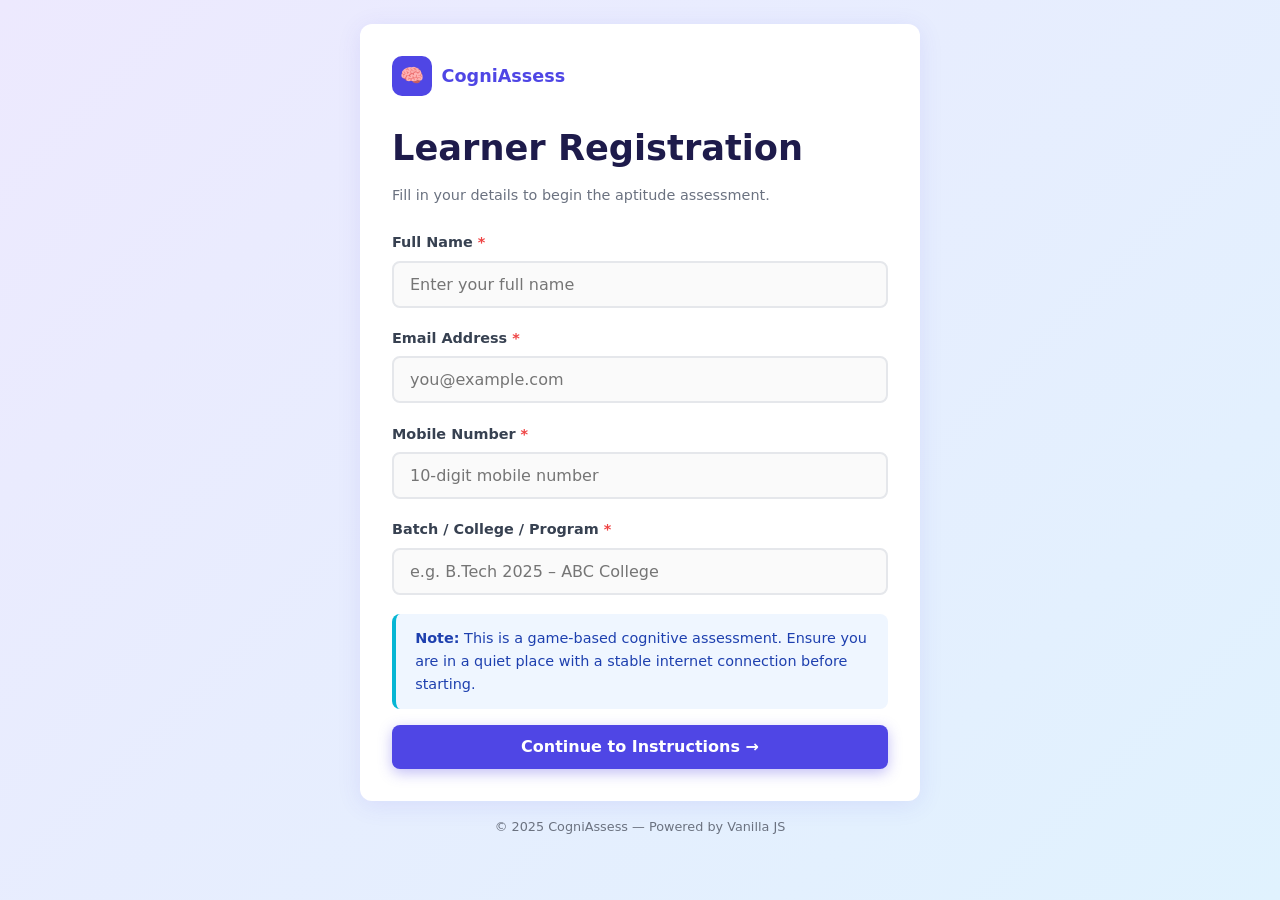
<file: index.html>
<!DOCTYPE html>
<html lang="en">
<head>
  <meta charset="UTF-8" />
  <meta name="viewport" content="width=device-width, initial-scale=1.0" />
  <title>CogniAssess — Learner Login</title>
  <link rel="stylesheet" href="style.css" />
</head>
<body>
<div class="page">
  <div class="card">
    <div class="logo">
      <div class="logo-icon">🧠</div>
      <span>CogniAssess</span>
    </div>

    <h1 class="mb-1">Learner Registration</h1>
    <p class="text-muted mb-3">Fill in your details to begin the aptitude assessment.</p>

    <form id="loginForm" novalidate>

      <div class="form-group">
        <label for="fullName">Full Name <span style="color:var(--danger)">*</span></label>
        <input type="text" id="fullName" placeholder="Enter your full name" autocomplete="name" />
        <div class="field-error" id="err-fullName">Please enter your full name.</div>
      </div>

      <div class="form-group">
        <label for="email">Email Address <span style="color:var(--danger)">*</span></label>
        <input type="email" id="email" placeholder="you@example.com" autocomplete="email" />
        <div class="field-error" id="err-email">Please enter a valid email address.</div>
      </div>

      <div class="form-group">
        <label for="mobile">Mobile Number <span style="color:var(--danger)">*</span></label>
        <input type="tel" id="mobile" placeholder="10-digit mobile number" autocomplete="tel" maxlength="15" />
        <div class="field-error" id="err-mobile">Please enter a valid mobile number (10 digits).</div>
      </div>

      <div class="form-group">
        <label for="batch">Batch / College / Program <span style="color:var(--danger)">*</span></label>
        <input type="text" id="batch" placeholder="e.g. B.Tech 2025 – ABC College" />
        <div class="field-error" id="err-batch">Please enter your batch or college name.</div>
      </div>

      <div class="alert alert-info mb-2">
        <strong>Note:</strong> This is a game-based cognitive assessment. Ensure you are in a quiet place with a stable internet connection before starting.
      </div>

      <button type="submit" class="btn btn-primary btn-full" id="startBtn">
        Continue to Instructions →
      </button>
    </form>
  </div>

  <p class="text-muted mt-2" style="font-size:.8rem;">
    © 2025 CogniAssess — Powered by Vanilla JS
  </p>
</div>

<script src="storage.js"></script>
<script>
  /* ---- Check if an active session already exists ---- */
  (function checkExistingSession() {
    const state = Storage.getAssessmentState();
    const info  = Storage.getLearnerInfo();
    if (state && info && !state.completed) {
      const startedAt = new Date(state.startTime);
      const elapsed   = Math.floor((Date.now() - startedAt) / 1000);
      const totalSec  = 25 * 60; // 25 minutes
      if (elapsed < totalSec) {
        if (confirm(
          `Welcome back, ${info.name}!\n` +
          `You have an active assessment session with ${Math.floor((totalSec - elapsed) / 60)} min remaining.\n\n` +
          `Resume your assessment?`
        )) {
          window.location.href = 'assessment.html';
        }
      }
    }
  })();

  /* ---- Form validation ---- */
  const form    = document.getElementById('loginForm');
  const nameEl  = document.getElementById('fullName');
  const emailEl = document.getElementById('email');
  const mobEl   = document.getElementById('mobile');
  const batchEl = document.getElementById('batch');

  function showError(id, show) {
    const el = document.getElementById('err-' + id);
    if (show) el.classList.add('show');
    else       el.classList.remove('show');
  }
  function clearErrors() {
    ['fullName','email','mobile','batch'].forEach(id => showError(id, false));
    [nameEl, emailEl, mobEl, batchEl].forEach(el => el.classList.remove('error'));
  }

  function validate() {
    clearErrors();
    let ok = true;
    const name  = nameEl.value.trim();
    const email = emailEl.value.trim();
    const mob   = mobEl.value.trim().replace(/\s+/g,'');
    const batch = batchEl.value.trim();

    if (!name || name.length < 2) {
      showError('fullName', true); nameEl.classList.add('error'); ok = false;
    }
    const emailRe = /^[^\s@]+@[^\s@]+\.[^\s@]+$/;
    if (!emailRe.test(email)) {
      showError('email', true); emailEl.classList.add('error'); ok = false;
    }
    const mobDigits = mob.replace(/[^0-9]/g,'');
    if (mobDigits.length < 10) {
      showError('mobile', true); mobEl.classList.add('error'); ok = false;
    }
    if (!batch || batch.length < 2) {
      showError('batch', true); batchEl.classList.add('error'); ok = false;
    }
    return ok;
  }

  form.addEventListener('submit', function(e) {
    e.preventDefault();
    if (!validate()) return;

    const attemptId = 'ATT-' + Date.now() + '-' + Math.random().toString(36).substr(2,6).toUpperCase();
    const learnerInfo = {
      name:      nameEl.value.trim(),
      email:     emailEl.value.trim().toLowerCase(),
      mobile:    mobEl.value.trim(),
      batch:     batchEl.value.trim(),
      attemptId: attemptId
    };

    Storage.setLearnerInfo(learnerInfo);
    window.location.href = 'instructions.html';
  });

  /* Live validation hints */
  [nameEl, emailEl, mobEl, batchEl].forEach(el => {
    el.addEventListener('input', () => {
      el.classList.remove('error');
    });
  });
</script>
</body>
</html>
</file>
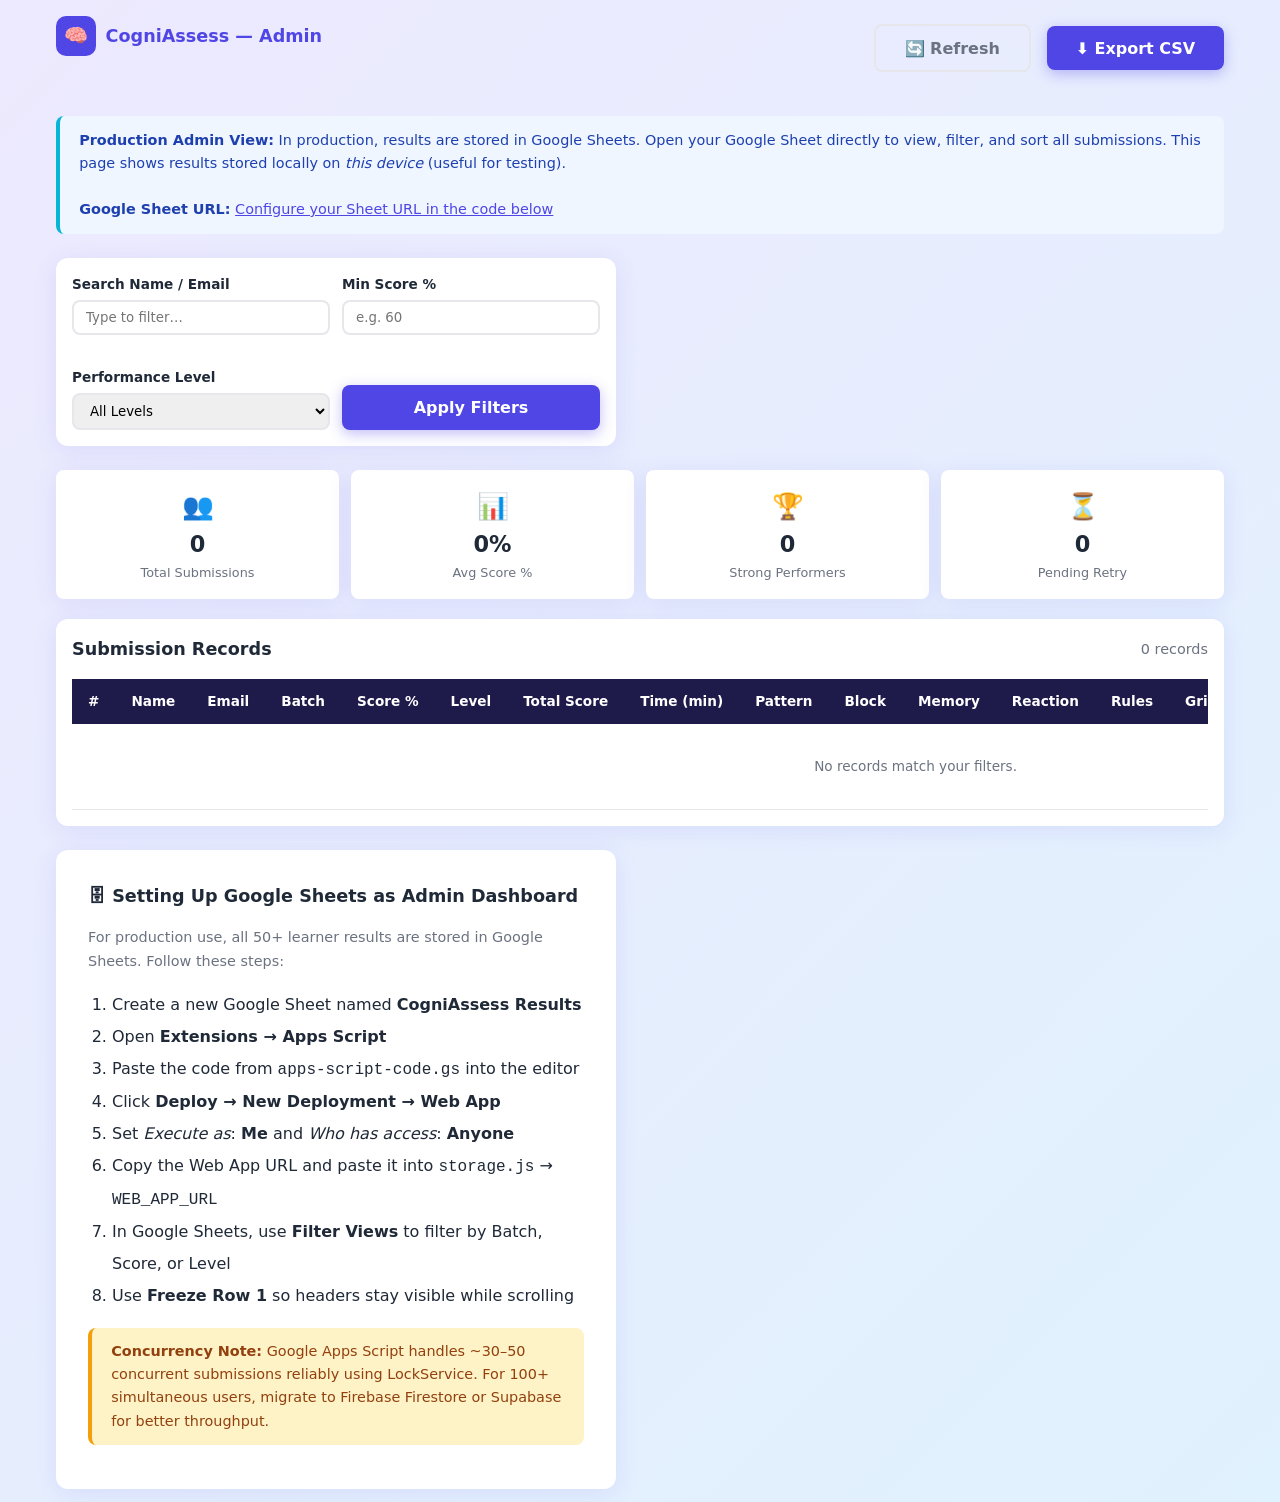
<file: admin.html>
<!DOCTYPE html>
<html lang="en">
<head>
  <meta charset="UTF-8" />
  <meta name="viewport" content="width=device-width, initial-scale=1.0" />
  <title>CogniAssess — Admin Panel</title>
  <link rel="stylesheet" href="style.css" />
</head>
<body>
<div class="page" style="align-items:stretch;max-width:1200px;margin:0 auto;padding:1rem">

  <div class="flex justify-between mb-3" style="flex-wrap:wrap;gap:.75rem">
    <div class="logo">
      <div class="logo-icon">🧠</div>
      <span>CogniAssess — Admin</span>
    </div>
    <div class="flex gap-2">
      <button class="btn btn-ghost" onclick="loadFromLocalStorage()">🔄 Refresh</button>
      <button class="btn btn-primary" onclick="exportCSV()">⬇ Export CSV</button>
    </div>
  </div>

  <div class="alert alert-info mb-3">
    <strong>Production Admin View:</strong> In production, results are stored in Google Sheets.
    Open your Google Sheet directly to view, filter, and sort all submissions.
    This page shows results stored locally on <em>this device</em> (useful for testing).
    <br><br>
    <strong>Google Sheet URL:</strong>
    <a id="sheetLink" href="#" target="_blank" style="color:var(--primary)">Configure your Sheet URL in the code below</a>
  </div>

  <!-- Filter bar -->
  <div class="card mb-3" style="padding:1rem">
    <div style="display:grid;grid-template-columns:repeat(auto-fit,minmax(180px,1fr));gap:.75rem">
      <div>
        <label style="font-size:.85rem;font-weight:600;display:block;margin-bottom:.3rem">Search Name / Email</label>
        <input type="text" id="filterSearch" placeholder="Type to filter…" class="form-group" style="width:100%;padding:.5rem .75rem;border:2px solid var(--border);border-radius:var(--radius-sm);font-family:var(--font)">
      </div>
      <div>
        <label style="font-size:.85rem;font-weight:600;display:block;margin-bottom:.3rem">Min Score %</label>
        <input type="number" id="filterMinScore" placeholder="e.g. 60" min="0" max="100" style="width:100%;padding:.5rem .75rem;border:2px solid var(--border);border-radius:var(--radius-sm);font-family:var(--font)">
      </div>
      <div>
        <label style="font-size:.85rem;font-weight:600;display:block;margin-bottom:.3rem">Performance Level</label>
        <select id="filterLevel" style="width:100%;padding:.5rem .75rem;border:2px solid var(--border);border-radius:var(--radius-sm);font-family:var(--font)">
          <option value="">All Levels</option>
          <option>Strong</option>
          <option>Good</option>
          <option>Basic</option>
          <option>Needs Improvement</option>
        </select>
      </div>
      <div style="display:flex;align-items:flex-end">
        <button class="btn btn-primary w-full" onclick="applyFilters()">Apply Filters</button>
      </div>
    </div>
  </div>

  <!-- Summary cards -->
  <div id="summaryCards" style="display:grid;grid-template-columns:repeat(auto-fit,minmax(160px,1fr));gap:.75rem;margin-bottom:1.25rem"></div>

  <!-- Results table -->
  <div class="card card-full" style="padding:1rem">
    <div class="flex justify-between mb-2">
      <h3>Submission Records</h3>
      <span class="text-muted" id="recordCount">0 records</span>
    </div>
    <div class="admin-table-wrap">
      <table class="admin-table" id="adminTable">
        <thead>
          <tr>
            <th>#</th>
            <th>Name</th>
            <th>Email</th>
            <th>Batch</th>
            <th>Score %</th>
            <th>Level</th>
            <th>Total Score</th>
            <th>Time (min)</th>
            <th>Pattern</th>
            <th>Block</th>
            <th>Memory</th>
            <th>Reaction</th>
            <th>Rules</th>
            <th>Grid</th>
            <th>Direction</th>
            <th>Calc</th>
            <th>Tab Switches</th>
            <th>Attempt ID</th>
            <th>Submitted</th>
          </tr>
        </thead>
        <tbody id="adminTableBody">
          <tr><td colspan="19" style="text-align:center;padding:2rem;color:var(--grey)">No records found on this device.</td></tr>
        </tbody>
      </table>
    </div>
  </div>

  <!-- Google Sheets instructions -->
  <div class="card mt-3">
    <h3 class="mb-2">🗄 Setting Up Google Sheets as Admin Dashboard</h3>
    <p class="text-muted mb-2">For production use, all 50+ learner results are stored in Google Sheets. Follow these steps:</p>
    <ol style="padding-left:1.5rem;line-height:2">
      <li>Create a new Google Sheet named <strong>CogniAssess Results</strong></li>
      <li>Open <strong>Extensions → Apps Script</strong></li>
      <li>Paste the code from <code>apps-script-code.gs</code> into the editor</li>
      <li>Click <strong>Deploy → New Deployment → Web App</strong></li>
      <li>Set <em>Execute as</em>: <strong>Me</strong> and <em>Who has access</em>: <strong>Anyone</strong></li>
      <li>Copy the Web App URL and paste it into <code>storage.js</code> → <code>WEB_APP_URL</code></li>
      <li>In Google Sheets, use <strong>Filter Views</strong> to filter by Batch, Score, or Level</li>
      <li>Use <strong>Freeze Row 1</strong> so headers stay visible while scrolling</li>
    </ol>
    <div class="alert alert-warning mt-2">
      <strong>Concurrency Note:</strong> Google Apps Script handles ~30–50 concurrent submissions reliably using LockService. For 100+ simultaneous users, migrate to Firebase Firestore or Supabase for better throughput.
    </div>
  </div>

</div>

<script src="storage.js"></script>
<script>
  let allRecords = [];
  let filtered   = [];

  /* ---- Load from localStorage (test/dev mode) ------------ */
  function loadFromLocalStorage() {
    allRecords = [];

    /* Collect all stored results across tabs (same origin) */
    for (let i = 0; i < localStorage.length; i++) {
      const key = localStorage.key(i);
      if (key === 'cga_result') {
        try {
          const r = JSON.parse(localStorage.getItem(key));
          if (r && r.attemptId) allRecords.push(r);
        } catch {}
      }
    }

    /* Also check pending */
    const pending = Storage.getPendingSubmission();
    if (pending && pending.attemptId) {
      if (!allRecords.find(r => r.attemptId === pending.attemptId)) {
        allRecords.push({ ...pending, _pending: true });
      }
    }

    filtered = [...allRecords];
    renderSummary();
    renderTable(filtered);
  }

  function applyFilters() {
    const search   = document.getElementById('filterSearch').value.toLowerCase();
    const minScore = parseInt(document.getElementById('filterMinScore').value) || 0;
    const level    = document.getElementById('filterLevel').value;

    filtered = allRecords.filter(r => {
      const matchSearch = !search ||
        (r.name  || '').toLowerCase().includes(search) ||
        (r.email || '').toLowerCase().includes(search) ||
        (r.batch || '').toLowerCase().includes(search);
      const matchScore = (r.percentage || 0) >= minScore;
      const matchLevel = !level || r.performanceLevel === level;
      return matchSearch && matchScore && matchLevel;
    });
    renderTable(filtered);
  }

  function renderSummary() {
    const total  = allRecords.length;
    const avgPct = total ? Math.round(allRecords.reduce((s,r) => s+(r.percentage||0), 0) / total) : 0;
    const strong = allRecords.filter(r => r.performanceLevel === 'Strong').length;
    const pend   = allRecords.filter(r => r._pending).length;

    const cards = [
      { icon:'👥', label:'Total Submissions', val: total },
      { icon:'📊', label:'Avg Score %',       val: avgPct + '%' },
      { icon:'🏆', label:'Strong Performers', val: strong },
      { icon:'⏳', label:'Pending Retry',      val: pend }
    ];

    const el = document.getElementById('summaryCards');
    el.innerHTML = cards.map(c => `
      <div style="background:white;border-radius:var(--radius-sm);padding:1rem;text-align:center;box-shadow:var(--shadow)">
        <div style="font-size:1.6rem">${c.icon}</div>
        <div style="font-weight:700;font-size:1.4rem">${c.val}</div>
        <div style="font-size:.8rem;color:var(--grey)">${c.label}</div>
      </div>`).join('');
  }

  function renderTable(records) {
    document.getElementById('recordCount').textContent = `${records.length} record${records.length!==1?'s':''}`;
    const tbody = document.getElementById('adminTableBody');
    if (!records.length) {
      tbody.innerHTML = `<tr><td colspan="19" style="text-align:center;padding:2rem;color:var(--grey)">No records match your filters.</td></tr>`;
      return;
    }
    tbody.innerHTML = records.map((r, i) => {
      const color = r.percentage >= 81 ? '#10b981' : r.percentage >= 61 ? '#3b82f6' : r.percentage >= 41 ? '#f59e0b' : '#ef4444';
      const ts = r.timestamp ? new Date(r.timestamp).toLocaleString() : '—';
      return `<tr ${r._pending ? 'style="background:#fef3c7"' : ''}>
        <td>${i+1}${r._pending?' ⏳':''}</td>
        <td><strong>${esc(r.name)}</strong></td>
        <td>${esc(r.email)}</td>
        <td>${esc(r.batch)}</td>
        <td style="font-weight:700;color:${color}">${r.percentage}%</td>
        <td>${r.performanceLevel}</td>
        <td>${r.totalScore}/${r.maxScore}</td>
        <td>${r.totalTimeMin}</td>
        <td>${r.scorePatternMatch||0}</td>
        <td>${r.scoreBlockArrange||0}</td>
        <td>${r.scoreMemory||0}</td>
        <td>${r.scoreReaction||0}</td>
        <td>${r.scoreRuleSwitching||0}</td>
        <td>${r.scorePuzzleGrid||0}</td>
        <td>${r.scoreDirection||0}</td>
        <td>${r.scoreCalcSprint||0}</td>
        <td style="text-align:center">${r.tabSwitchCount||0}</td>
        <td style="font-size:.75rem;color:var(--grey)">${r.attemptId}</td>
        <td style="font-size:.78rem">${ts}</td>
      </tr>`;
    }).join('');
  }

  function esc(s) {
    return (s||'').replace(/&/g,'&amp;').replace(/</g,'&lt;').replace(/>/g,'&gt;');
  }

  /* ---- CSV Export ---------------------------------------- */
  function exportCSV() {
    if (!filtered.length) { alert('No records to export.'); return; }
    const headers = ['#','Name','Email','Mobile','Batch','Score%','Level','Total','MaxScore','Time(min)',
      'Pattern','Block','Memory','Reaction','Rules','Grid','Direction','Calc',
      'SkillPattern','SkillMemory','SkillAttention','SkillLogical','SkillSpatial','SkillReaction','SkillNumerical','SkillDecision',
      'Correct','Wrong','Missed','AvgRT','TabSwitches','AutoSubmit','AttemptID','Timestamp'];
    const rows = filtered.map((r,i) => [
      i+1, r.name, r.email, r.mobile, r.batch, r.percentage, r.performanceLevel, r.totalScore, r.maxScore, r.totalTimeMin,
      r.scorePatternMatch||0, r.scoreBlockArrange||0, r.scoreMemory||0, r.scoreReaction||0,
      r.scoreRuleSwitching||0, r.scorePuzzleGrid||0, r.scoreDirection||0, r.scoreCalcSprint||0,
      r.skillPatternRecog||0, r.skillMemory||0, r.skillAttention||0, r.skillLogical||0,
      r.skillSpatial||0, r.skillReaction||0, r.skillNumerical||0, r.skillDecision||0,
      r.totalCorrect||0, r.totalWrong||0, r.totalMissed||0, r.avgResponseTimeMs||0,
      r.tabSwitchCount||0, r.autoSubmitted, r.attemptId, r.timestamp
    ].map(v => `"${(v??'').toString().replace(/"/g,'""')}"`));

    const csv = [headers.join(','), ...rows.map(r => r.join(','))].join('\n');
    const blob = new Blob([csv], { type: 'text/csv' });
    const url  = URL.createObjectURL(blob);
    const a    = Object.assign(document.createElement('a'), { href: url, download: 'cogniassess_results.csv' });
    a.click();
    URL.revokeObjectURL(url);
  }

  /* Boot */
  loadFromLocalStorage();
</script>
</body>
</html>
</file>
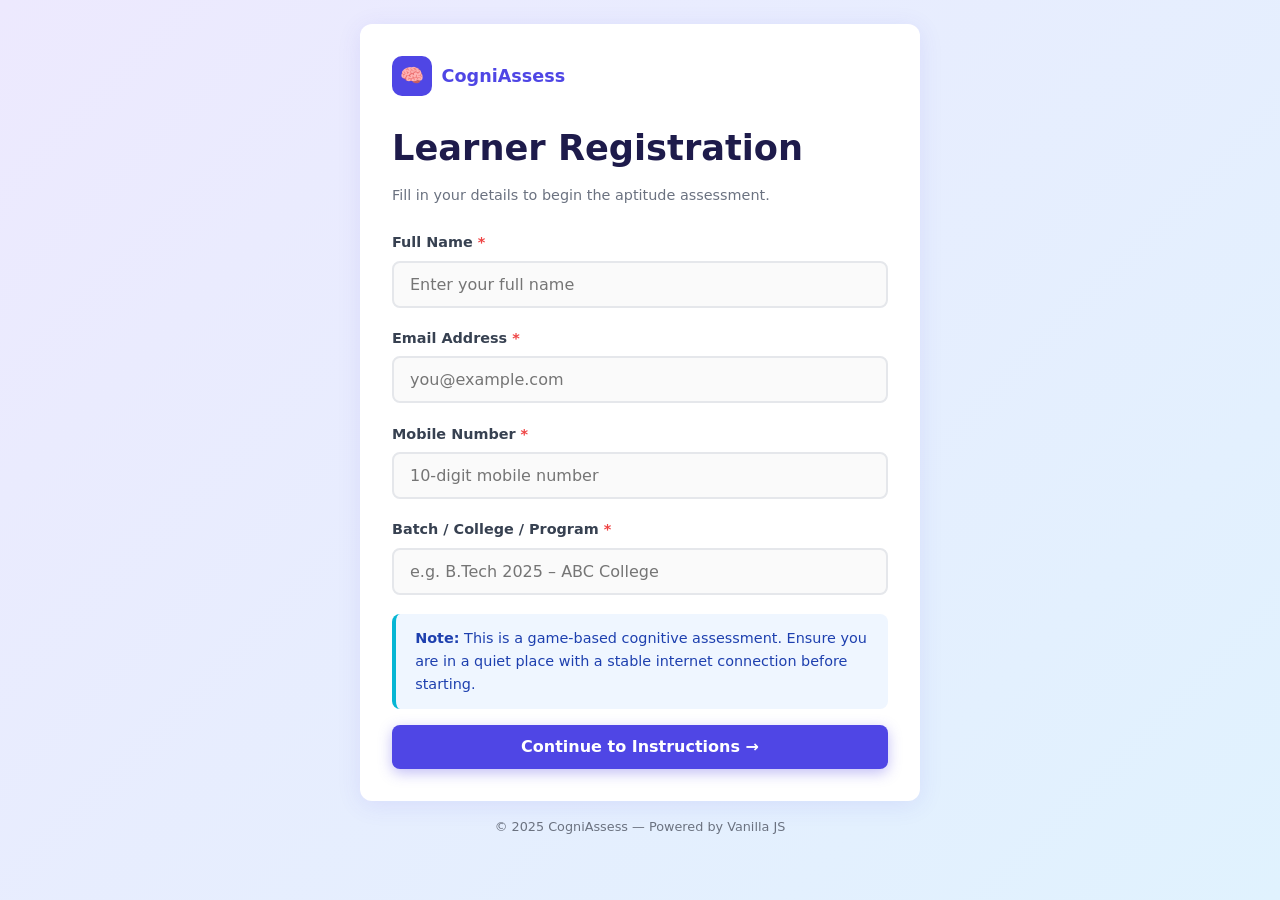
<file: assessment.html>
<!DOCTYPE html>
<html lang="en">
<head>
  <meta charset="UTF-8" />
  <meta name="viewport" content="width=device-width, initial-scale=1.0" />
  <title>CogniAssess — Assessment</title>
  <link rel="stylesheet" href="style.css" />
</head>
<body style="background:var(--light);padding:0">

<!-- ===== Sticky Assessment Header ========================= -->
<div class="assessment-header" id="assessHeader">
  <div class="flex gap-2">
    <div class="logo-icon" style="width:32px;height:32px;font-size:.9rem">🧠</div>
    <div>
      <div style="font-weight:700;font-size:.9rem" id="levelLabel">Level 1</div>
      <div style="font-size:.75rem;color:var(--grey)" id="gameLabel">Pattern Match</div>
    </div>
  </div>

  <div style="flex:1;max-width:200px">
    <div class="progress-bar-wrap" style="margin:0">
      <div class="progress-bar-fill" id="globalProgress" style="width:0%"></div>
    </div>
    <div style="font-size:.72rem;color:var(--grey);text-align:center;margin-top:2px">
      <span id="progressText">0 / 8 games</span>
    </div>
  </div>

  <div class="flex gap-2">
    <div class="score-badge" id="scoreBadge">⭐ 0 pts</div>
    <div class="timer-display" id="globalTimer">⏱ 25:00</div>
  </div>
</div>

<!-- ===== Per-game Timer Bar ================================ -->
<div style="background:white;padding:.4rem 1.25rem;border-bottom:1px solid var(--border);">
  <div class="game-timer-bar">
    <span style="font-size:.85rem;font-weight:600;color:var(--grey)">Game time:</span>
    <div class="progress-bar-wrap" style="flex:1;margin:0 .75rem">
      <div class="progress-bar-fill" id="gameTimerBar" style="width:100%;background:linear-gradient(90deg,#10b981,#3b82f6)"></div>
    </div>
    <span class="game-timer-countdown" id="gameTimerLabel">--</span>
  </div>
</div>

<!-- ===== Game Content Area ================================= -->
<div style="padding:1rem;max-width:800px;margin:0 auto">
  <div class="game-card" id="gameIntroCard">
    <!-- Intro card shown before each game -->
  </div>
  <div id="gameContent" class="hidden">
    <!-- Active game renders here -->
  </div>
</div>

<!-- ===== Transition Overlay ================================ -->
<div class="transition-overlay hidden" id="transitionOverlay">
  <div style="font-size:3rem" id="transIcon">🎉</div>
  <h2 id="transTitle">Game Complete!</h2>
  <div class="transition-score" id="transScore">+85</div>
  <p id="transMsg">Nice work! Get ready for the next challenge.</p>
  <button id="transNextBtn" class="btn btn-primary mt-2">Next Game →</button>
</div>

<script src="storage.js"></script>
<script src="games.js"></script>
<script src="script.js"></script>
</body>
</html>
</file>
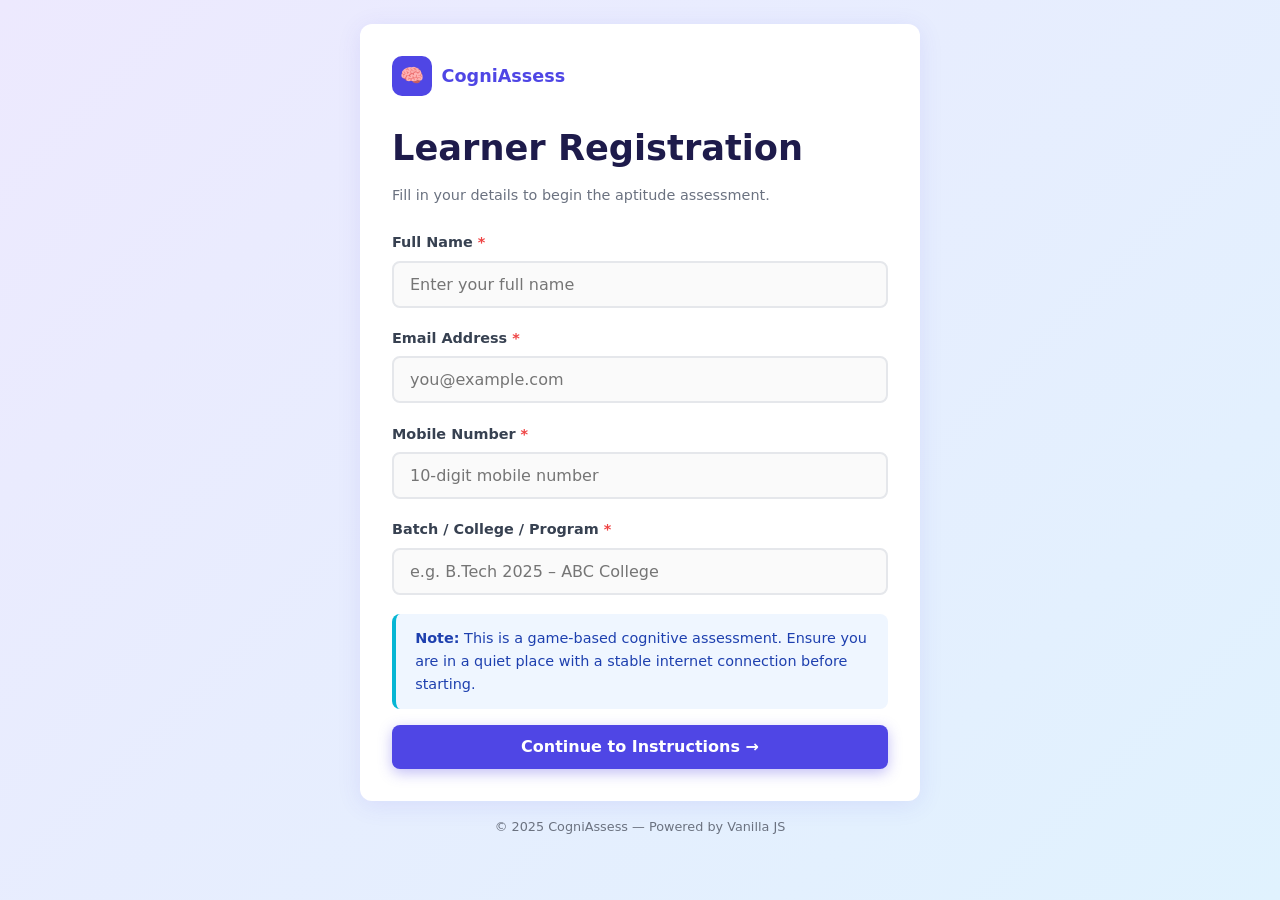
<file: instructions.html>
<!DOCTYPE html>
<html lang="en">
<head>
  <meta charset="UTF-8" />
  <meta name="viewport" content="width=device-width, initial-scale=1.0" />
  <title>CogniAssess — Instructions</title>
  <link rel="stylesheet" href="style.css" />
</head>
<body>
<div class="page">
  <div class="card card-wide">
    <div class="logo">
      <div class="logo-icon">🧠</div>
      <span>CogniAssess</span>
    </div>

    <div id="welcomeMsg" class="mb-2"></div>

    <h1 class="mb-1">Assessment Instructions</h1>
    <p class="text-muted mb-3">Please read carefully before starting. The timer begins when you click <strong>Start Assessment</strong>.</p>

    <div class="alert alert-warning mb-2">
      ⏱ <strong>Total Duration: 25 Minutes.</strong> The assessment auto-submits when time is over.
    </div>

    <ul class="instruction-list mb-3">
      <li>
        <div class="icon">🎮</div>
        <div><strong>Game-Based Tasks</strong> — This is NOT a multiple-choice quiz. You will complete 8 interactive cognitive mini-games that measure different mental abilities.</div>
      </li>
      <li>
        <div class="icon">⏱</div>
        <div><strong>Timed Assessment</strong> — You have 25 minutes total. Each game also has its own time limit shown on screen.</div>
      </li>
      <li>
        <div class="icon">🖱</div>
        <div><strong>Interactions</strong> — You will click, drag, arrange blocks, remember sequences, and solve visual puzzles. No typing required for games.</div>
      </li>
      <li>
        <div class="icon">📱</div>
        <div><strong>Mobile Friendly</strong> — The assessment works on mobile. Drag interactions use touch. Ensure your screen is not auto-rotating.</div>
      </li>
      <li>
        <div class="icon">🔒</div>
        <div><strong>Tab Switching</strong> — Switching tabs or minimizing the browser will be recorded. Stay on this page throughout the assessment.</div>
      </li>
      <li>
        <div class="icon">💾</div>
        <div><strong>Progress Saved</strong> — If you accidentally refresh, your progress is saved locally and you can resume if time remains.</div>
      </li>
      <li>
        <div class="icon">🌐</div>
        <div><strong>Internet Required</strong> — Your results are submitted online at the end. Keep your internet connection active.</div>
      </li>
      <li>
        <div class="icon">🔇</div>
        <div><strong>Quiet Environment</strong> — Find a calm, distraction-free space. This assessment measures focus and reaction speed.</div>
      </li>
    </ul>

    <h3 class="mb-1">8 Mini-Games You Will Play</h3>
    <div class="game-overview-grid mb-3">
      <div class="game-overview-item"><span>🔷</span> Pattern Match</div>
      <div class="game-overview-item"><span>🧩</span> Block Arrangement</div>
      <div class="game-overview-item"><span>🧠</span> Memory Sequence</div>
      <div class="game-overview-item"><span>⚡</span> Quick Reaction</div>
      <div class="game-overview-item"><span>🔀</span> Rule Switching</div>
      <div class="game-overview-item"><span>◼</span> Puzzle Grid</div>
      <div class="game-overview-item"><span>🗺</span> Direction Quest</div>
      <div class="game-overview-item"><span>🔢</span> Calculation Sprint</div>
    </div>

    <h3 class="mb-1">Scoring</h3>
    <p class="text-muted mb-3">
      Scores are based on <strong>accuracy + speed + consistency</strong>. You earn points for correct answers, lose points for repeated mistakes, and get bonus points for fast, accurate responses.
    </p>

    <div class="alert alert-info mb-3">
      <strong>Device Check:</strong> Make sure your device volume is not muted, your screen brightness is adequate, and you are on a stable connection before starting.
    </div>

    <button id="startBtn" class="btn btn-primary btn-full" style="font-size:1.1rem; padding: 1rem;">
      🚀 Start Assessment
    </button>

    <p class="text-muted text-center mt-2" style="font-size:.85rem;">
      By starting, you confirm that you are the registered learner and will complete this assessment independently.
    </p>
  </div>
</div>

<script src="storage.js"></script>
<script>
  /* Guard: must have learner info to reach this page */
  const info = Storage.getLearnerInfo();
  if (!info) {
    window.location.href = 'index.html';
  } else {
    document.getElementById('welcomeMsg').innerHTML =
      `<div class="alert alert-success">👋 Hello, <strong>${escapeHtml(info.name)}</strong>! Your Attempt ID is <code>${info.attemptId}</code></div>`;
  }

  function escapeHtml(s) {
    return s.replace(/&/g,'&amp;').replace(/</g,'&lt;').replace(/>/g,'&gt;').replace(/"/g,'&quot;');
  }

  document.getElementById('startBtn').addEventListener('click', function() {
    this.disabled = true;
    this.textContent = 'Loading…';
    /* Initialize fresh assessment state */
    Storage.initAssessmentState();
    window.location.href = 'assessment.html';
  });
</script>
</body>
</html>
</file>
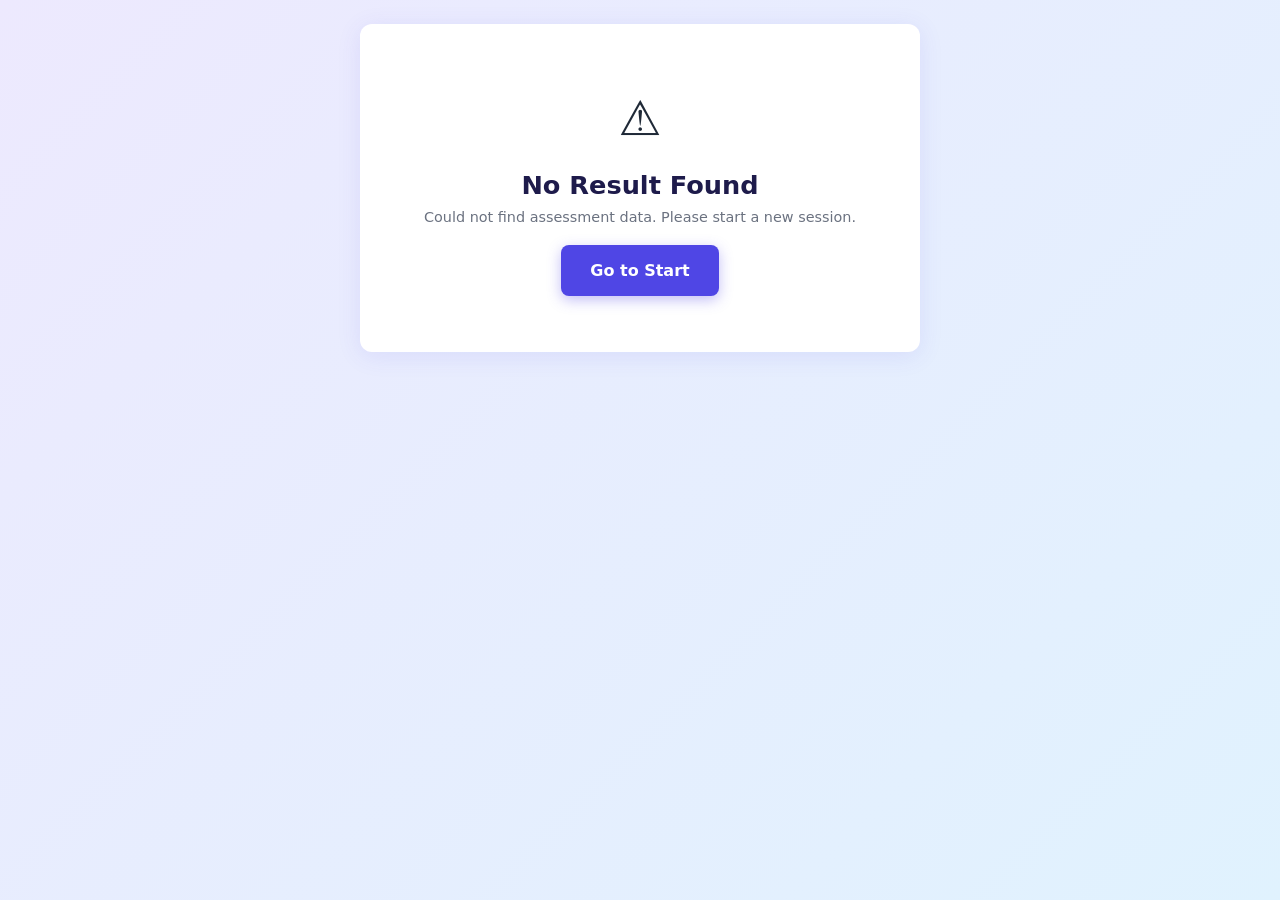
<file: result.html>
<!DOCTYPE html>
<html lang="en">
<head>
  <meta charset="UTF-8" />
  <meta name="viewport" content="width=device-width, initial-scale=1.0" />
  <title>CogniAssess — Your Results</title>
  <link rel="stylesheet" href="style.css" />
</head>
<body>
<div class="page">

  <!-- ===== Loading state =================================== -->
  <div class="card" id="loadingCard">
    <div class="submit-status">
      <div class="spinner"></div>
      <h2>Calculating Results…</h2>
      <p class="text-muted">Please wait while we process your assessment.</p>
    </div>
  </div>

  <!-- ===== Result card (hidden until ready) ================ -->
  <div class="card card-wide hidden" id="resultCard">

    <div class="result-header">
      <div class="logo" style="justify-content:center">
        <div class="logo-icon">🧠</div><span>CogniAssess</span>
      </div>
      <h1 id="resultHeading">Assessment Complete!</h1>
      <p class="text-muted" id="learnerNameDisplay"></p>

      <!-- Score circle -->
      <div class="result-score-circle" id="scoreCircle" style="--pct:0">
        <div class="result-score-inner">
          <div class="result-score-pct" id="pctDisplay">0%</div>
          <div class="result-score-label">SCORE</div>
        </div>
      </div>

      <div id="perfBadge" class="performance-badge"></div>
      <p class="text-muted mt-1" id="scoreRaw"></p>
    </div>

    <!-- ===== Skill breakdown ================================ -->
    <div class="mt-3 mb-1">
      <h3>Skill-wise Performance</h3>
    </div>
    <div id="skillBars" class="mb-3"></div>

    <!-- ===== Game-wise table ================================ -->
    <div class="mb-1">
      <h3>Game-wise Scores</h3>
    </div>
    <div class="admin-table-wrap mb-3">
      <table class="game-score-table">
        <thead>
          <tr><th>Game</th><th>Skill</th><th>Score</th><th>Status</th></tr>
        </thead>
        <tbody id="gameScoreRows"></tbody>
      </table>
    </div>

    <!-- ===== Interaction stats ============================== -->
    <div class="mb-1"><h3>Interaction Summary</h3></div>
    <div id="interactionStats" class="mb-3"
         style="display:grid;grid-template-columns:repeat(auto-fit,minmax(140px,1fr));gap:.6rem"></div>

    <!-- ===== Submit status ================================== -->
    <div id="submitArea"></div>

    <div class="text-center mt-3">
      <a href="index.html" class="btn btn-ghost">Take Another Assessment</a>
    </div>
  </div>

</div>

<script src="storage.js"></script>
<script>
  /* ---- Load result from localStorage --------------------- */
  const result  = Storage.getResult();
  const learner = Storage.getLearnerInfo();

  if (!result || !learner) {
    document.getElementById('loadingCard').innerHTML = `
      <div class="submit-status">
        <div class="status-icon">⚠️</div>
        <h2>No Result Found</h2>
        <p class="text-muted">Could not find assessment data. Please start a new session.</p>
        <a href="index.html" class="btn btn-primary mt-2">Go to Start</a>
      </div>`;
  } else {
    setTimeout(() => renderResult(result), 800); // brief loading feel
  }

  function renderResult(r) {
    document.getElementById('loadingCard').classList.add('hidden');
    const rc = document.getElementById('resultCard');
    rc.classList.remove('hidden');

    /* Heading */
    document.getElementById('learnerNameDisplay').textContent =
      `${r.name}  ·  ${r.batch}  ·  Attempt: ${r.attemptId}`;

    /* Score circle */
    const pct = r.percentage || 0;
    document.getElementById('scoreCircle').style.setProperty('--pct', pct);
    animateCounter('pctDisplay', pct, '%', 1200);
    document.getElementById('scoreRaw').textContent =
      `${r.totalScore} / ${r.maxScore} points  ·  Time: ${r.totalTimeMin} min`;

    /* Performance badge */
    const badge = document.getElementById('perfBadge');
    badge.textContent = r.performanceLevel;
    badge.className   = 'performance-badge ' +
      (r.performanceLevel === 'Strong' ? 'perf-strong' :
       r.performanceLevel === 'Good'   ? 'perf-good'   :
       r.performanceLevel === 'Basic'  ? 'perf-basic'  : 'perf-needs');

    /* Skill bars */
    const skills = [
      { label: 'Pattern Recog.',  val: r.skillPatternRecog },
      { label: 'Memory',          val: r.skillMemory        },
      { label: 'Attention',       val: r.skillAttention     },
      { label: 'Logical Reason.', val: r.skillLogical       },
      { label: 'Spatial Reason.', val: r.skillSpatial       },
      { label: 'Reaction Speed',  val: r.skillReaction      },
      { label: 'Numerical Abil.', val: r.skillNumerical     },
      { label: 'Decision Making', val: r.skillDecision      }
    ];
    const sbEl = document.getElementById('skillBars');
    skills.forEach(s => {
      const pct = Math.min(100, s.val || 0);
      sbEl.insertAdjacentHTML('beforeend', `
        <div class="skill-bar-row">
          <div class="skill-bar-label">${s.label}</div>
          <div class="skill-bar-track">
            <div class="skill-bar-fill" style="width:0%" data-target="${pct}"></div>
          </div>
          <div class="skill-bar-val">${pct}</div>
        </div>`);
    });
    /* Animate bars */
    setTimeout(() => {
      document.querySelectorAll('.skill-bar-fill').forEach(el => {
        el.style.width = el.dataset.target + '%';
      });
    }, 400);

    /* Game-wise table */
    const gameDefs = [
      { id:'scorePatternMatch',  name:'Pattern Match',    skill:'Pattern Recog.' },
      { id:'scoreBlockArrange',  name:'Block Arrangement',skill:'Logical Seq.'   },
      { id:'scoreMemory',        name:'Memory Sequence',  skill:'Working Memory' },
      { id:'scoreReaction',      name:'Quick Reaction',   skill:'Attention'      },
      { id:'scoreRuleSwitching', name:'Rule Switching',   skill:'Flexibility'    },
      { id:'scorePuzzleGrid',    name:'Puzzle Grid',      skill:'Spatial Reason.'},
      { id:'scoreDirection',     name:'Direction Quest',  skill:'Spatial'        },
      { id:'scoreCalcSprint',    name:'Calculation Sprint',skill:'Numerical'     }
    ];
    const tbody = document.getElementById('gameScoreRows');
    gameDefs.forEach(g => {
      const sc = r[g.id] || 0;
      const pct = sc;
      const color = pct >= 80 ? '#10b981' : pct >= 60 ? '#3b82f6' : pct >= 40 ? '#f59e0b' : '#ef4444';
      tbody.insertAdjacentHTML('beforeend', `
        <tr>
          <td><strong>${g.name}</strong></td>
          <td style="color:var(--grey)">${g.skill}</td>
          <td><span style="font-weight:700;color:${color}">${sc}</span><span style="color:var(--grey)">/100</span></td>
          <td>${sc >= 60 ? '✅' : sc >= 30 ? '⚠️' : '❌'}</td>
        </tr>`);
    });

    /* Interaction summary */
    const stats = [
      { icon:'✅', label:'Correct',       val: r.totalCorrect    },
      { icon:'❌', label:'Wrong',         val: r.totalWrong      },
      { icon:'⏭', label:'Missed',        val: r.totalMissed     },
      { icon:'⚡', label:'Avg Speed (ms)',val: r.avgResponseTimeMs},
      { icon:'🔀', label:'Tab Switches',  val: r.tabSwitchCount  },
      { icon:'✔️', label:'Completion',    val: r.completionPct+'%'}
    ];
    const statsEl = document.getElementById('interactionStats');
    stats.forEach(s => {
      statsEl.insertAdjacentHTML('beforeend', `
        <div style="background:var(--light);border-radius:var(--radius-sm);padding:.75rem;text-align:center">
          <div style="font-size:1.4rem">${s.icon}</div>
          <div style="font-weight:700;font-size:1.1rem">${s.val ?? 0}</div>
          <div style="font-size:.78rem;color:var(--grey)">${s.label}</div>
        </div>`);
    });

    /* Submit */
    submitResult(r);
  }

  /* ---- Submit to backend ---------------------------------- */
  async function submitResult(payload) {
    const area = document.getElementById('submitArea');
    area.innerHTML = `
      <div class="submit-status">
        <div class="spinner"></div>
        <p class="text-muted">Submitting your results…</p>
      </div>`;

    if (Storage.isAlreadySubmitted(payload.attemptId)) {
      area.innerHTML = `<div class="alert alert-success">✅ Results already submitted successfully.</div>`;
      return;
    }

    const res = await Storage.submitResult(payload);

    if (res.success) {
      area.innerHTML = `
        <div class="alert alert-success">
          ✅ <strong>Results submitted successfully!</strong>
          ${res.dev ? '<br><em>(Dev mode — no backend configured yet)</em>' : ''}
        </div>`;
    } else if (res.error === 'duplicate') {
      area.innerHTML = `<div class="alert alert-info">ℹ️ This attempt was already submitted.</div>`;
    } else {
      const pending = Storage.getPendingSubmission();
      area.innerHTML = `
        <div class="alert alert-danger">
          ⚠️ <strong>Submission failed.</strong> ${res.message || ''}
          Your results are saved locally.
        </div>
        <button id="retryBtn" class="btn btn-warning btn-full mt-1">🔄 Retry Submission</button>`;
      document.getElementById('retryBtn').addEventListener('click', async () => {
        document.getElementById('retryBtn').disabled = true;
        document.getElementById('retryBtn').textContent = 'Retrying…';
        await submitResult(pending || payload);
      });
    }
  }

  /* ---- Counter animation ---------------------------------- */
  function animateCounter(id, target, suffix, duration) {
    const el = document.getElementById(id);
    if (!el) return;
    const start = Date.now();
    const tick = () => {
      const progress = Math.min(1, (Date.now() - start) / duration);
      const eased = 1 - Math.pow(1 - progress, 3);
      el.textContent = Math.round(eased * target) + (suffix || '');
      if (progress < 1) requestAnimationFrame(tick);
    };
    tick();
  }
</script>
</body>
</html>
</file>
<file: style.css>
/* ============================================================
   GAME-BASED APTITUDE ASSESSMENT — style.css
   ============================================================ */

/* --- Reset & Variables ------------------------------------ */
*, *::before, *::after { box-sizing: border-box; margin: 0; padding: 0; }

:root {
  --primary:   #4f46e5;
  --primary-h: #4338ca;
  --accent:    #06b6d4;
  --success:   #10b981;
  --warning:   #f59e0b;
  --danger:    #ef4444;
  --dark:      #1e1b4b;
  --grey:      #6b7280;
  --light:     #f3f4f6;
  --white:     #ffffff;
  --card-bg:   #ffffff;
  --border:    #e5e7eb;
  --shadow:    0 4px 24px rgba(79,70,229,0.10);
  --radius:    12px;
  --radius-sm: 8px;
  --font:      'Segoe UI', system-ui, -apple-system, sans-serif;
  --transition: 0.2s ease;
}

html { font-size: 16px; scroll-behavior: smooth; }
body {
  font-family: var(--font);
  background: linear-gradient(135deg, #ede9fe 0%, #e0f2fe 100%);
  min-height: 100vh;
  color: #1f2937;
  line-height: 1.6;
}

/* --- Typography ------------------------------------------- */
h1 { font-size: clamp(1.5rem, 4vw, 2.2rem); font-weight: 700; color: var(--dark); }
h2 { font-size: clamp(1.2rem, 3vw, 1.6rem); font-weight: 600; color: var(--dark); }
h3 { font-size: 1.1rem; font-weight: 600; }
p  { color: #4b5563; }

/* --- Layout ----------------------------------------------- */
.page {
  display: flex;
  flex-direction: column;
  align-items: center;
  min-height: 100vh;
  padding: 1.5rem 1rem 2rem;
}

.card {
  background: var(--card-bg);
  border-radius: var(--radius);
  box-shadow: var(--shadow);
  padding: 2rem;
  width: 100%;
  max-width: 560px;
}

.card-wide { max-width: 800px; }
.card-full { max-width: 100%; }

/* --- Logo / Header ---------------------------------------- */
.logo {
  display: flex;
  align-items: center;
  gap: .6rem;
  margin-bottom: 1.5rem;
  font-size: 1.1rem;
  font-weight: 700;
  color: var(--primary);
}
.logo-icon {
  width: 40px; height: 40px;
  background: var(--primary);
  border-radius: 10px;
  display: grid; place-items: center;
  color: white; font-size: 1.2rem;
}

/* --- Form ------------------------------------------------- */
.form-group { margin-bottom: 1.2rem; }
.form-group label {
  display: block;
  font-weight: 600;
  font-size: .9rem;
  color: #374151;
  margin-bottom: .4rem;
}
.form-group input, .form-group select {
  width: 100%;
  padding: .75rem 1rem;
  border: 2px solid var(--border);
  border-radius: var(--radius-sm);
  font-size: 1rem;
  font-family: var(--font);
  background: #fafafa;
  transition: border-color var(--transition), box-shadow var(--transition);
  outline: none;
}
.form-group input:focus, .form-group select:focus {
  border-color: var(--primary);
  background: white;
  box-shadow: 0 0 0 3px rgba(79,70,229,.12);
}
.form-group input.error { border-color: var(--danger); }
.field-error {
  color: var(--danger);
  font-size: .8rem;
  margin-top: .3rem;
  display: none;
}
.field-error.show { display: block; }

/* --- Buttons ---------------------------------------------- */
.btn {
  display: inline-flex;
  align-items: center;
  justify-content: center;
  gap: .5rem;
  padding: .8rem 1.8rem;
  border: none;
  border-radius: var(--radius-sm);
  font-size: 1rem;
  font-weight: 600;
  cursor: pointer;
  transition: transform var(--transition), box-shadow var(--transition), background var(--transition);
  text-decoration: none;
  font-family: var(--font);
}
.btn:active { transform: scale(.97); }
.btn-primary {
  background: var(--primary);
  color: white;
  box-shadow: 0 4px 14px rgba(79,70,229,.35);
}
.btn-primary:hover { background: var(--primary-h); box-shadow: 0 6px 20px rgba(79,70,229,.45); }
.btn-success { background: var(--success); color: white; }
.btn-success:hover { background: #059669; }
.btn-warning { background: var(--warning); color: white; }
.btn-danger  { background: var(--danger);  color: white; }
.btn-ghost   { background: transparent; border: 2px solid var(--border); color: var(--grey); }
.btn-ghost:hover { border-color: var(--primary); color: var(--primary); }
.btn-full { width: 100%; }
.btn:disabled { opacity: .5; cursor: not-allowed; transform: none; }

/* --- Progress Bar ----------------------------------------- */
.progress-bar-wrap {
  background: var(--light);
  border-radius: 99px;
  height: 10px;
  overflow: hidden;
  margin: .5rem 0;
}
.progress-bar-fill {
  height: 100%;
  border-radius: 99px;
  background: linear-gradient(90deg, var(--primary), var(--accent));
  transition: width .4s ease;
}

/* --- Timer ------------------------------------------------ */
.timer-display {
  display: flex;
  align-items: center;
  gap: .5rem;
  font-size: 1.1rem;
  font-weight: 700;
  color: var(--dark);
}
.timer-display.warning { color: var(--warning); }
.timer-display.danger  { color: var(--danger); animation: pulse 1s infinite; }

@keyframes pulse { 0%,100%{opacity:1} 50%{opacity:.5} }

/* --- Assessment Header ------------------------------------ */
.assessment-header {
  position: sticky;
  top: 0;
  z-index: 100;
  background: white;
  box-shadow: 0 2px 8px rgba(0,0,0,.08);
  padding: .75rem 1.25rem;
  display: flex;
  align-items: center;
  justify-content: space-between;
  gap: 1rem;
  flex-wrap: wrap;
}
.assessment-header .level-badge {
  background: var(--primary);
  color: white;
  padding: .3rem .9rem;
  border-radius: 99px;
  font-size: .85rem;
  font-weight: 600;
}
.assessment-header .score-badge {
  background: var(--success);
  color: white;
  padding: .3rem .9rem;
  border-radius: 99px;
  font-size: .85rem;
  font-weight: 600;
}

/* --- Game Container --------------------------------------- */
.game-wrap {
  width: 100%;
  max-width: 780px;
  margin: 0 auto;
  padding: .5rem 0;
}

.game-card {
  background: white;
  border-radius: var(--radius);
  box-shadow: var(--shadow);
  padding: 1.5rem;
  margin-bottom: 1rem;
}

.game-title {
  display: flex;
  align-items: center;
  gap: .75rem;
  margin-bottom: 1rem;
}
.game-icon {
  width: 48px; height: 48px;
  border-radius: 12px;
  display: grid; place-items: center;
  font-size: 1.4rem;
  flex-shrink: 0;
}
.game-instructions {
  background: #eff6ff;
  border-left: 4px solid var(--primary);
  padding: .8rem 1rem;
  border-radius: 0 var(--radius-sm) var(--radius-sm) 0;
  font-size: .9rem;
  margin-bottom: 1.2rem;
  color: #1e40af;
}

/* --- Game Timer ------------------------------------------- */
.game-timer-bar {
  display: flex;
  align-items: center;
  justify-content: space-between;
  margin-bottom: 1rem;
  gap: 1rem;
}
.game-timer-countdown {
  font-weight: 700;
  font-size: 1rem;
  color: var(--dark);
  white-space: nowrap;
}

/* --- Pattern Match ---------------------------------------- */
.pattern-sequence {
  display: flex;
  flex-wrap: wrap;
  gap: .6rem;
  align-items: center;
  justify-content: center;
  padding: 1rem;
  background: var(--light);
  border-radius: var(--radius-sm);
  margin-bottom: 1.2rem;
  min-height: 80px;
}
.pattern-item {
  width: 56px; height: 56px;
  display: grid; place-items: center;
  background: white;
  border-radius: 10px;
  font-size: 1.6rem;
  border: 2px solid var(--border);
  font-weight: 700;
}
.pattern-item.question-mark {
  background: var(--primary);
  color: white;
  border-color: var(--primary);
  font-size: 1.4rem;
}
.pattern-options {
  display: grid;
  grid-template-columns: repeat(4, 1fr);
  gap: .6rem;
}
.pattern-option {
  padding: .8rem;
  background: white;
  border: 2px solid var(--border);
  border-radius: var(--radius-sm);
  text-align: center;
  cursor: pointer;
  font-size: 1.4rem;
  transition: all var(--transition);
  min-height: 60px;
  display: grid;
  place-items: center;
}
.pattern-option:hover { border-color: var(--primary); transform: translateY(-2px); }
.pattern-option.correct { border-color: var(--success); background: #d1fae5; }
.pattern-option.wrong   { border-color: var(--danger);  background: #fee2e2; }

/* --- Block Arrangement ------------------------------------ */
.block-source, .block-target {
  display: flex;
  flex-wrap: wrap;
  gap: .6rem;
  min-height: 70px;
  padding: .75rem;
  background: var(--light);
  border-radius: var(--radius-sm);
  border: 2px dashed var(--border);
  align-items: center;
}
.block-target {
  background: #f0fdf4;
  border-color: var(--success);
  margin-top: 1rem;
}
.drag-block {
  padding: .6rem 1rem;
  background: var(--primary);
  color: white;
  border-radius: var(--radius-sm);
  cursor: grab;
  font-weight: 600;
  font-size: 1rem;
  user-select: none;
  transition: transform var(--transition), opacity var(--transition);
  touch-action: none;
  min-width: 56px;
  text-align: center;
}
.drag-block:active { cursor: grabbing; transform: scale(1.05); opacity: .8; }
.drag-block.dragging { opacity: .4; }
.drag-block.placed { background: var(--success); }
.block-slot {
  min-width: 56px;
  min-height: 44px;
  border: 2px dashed #a7f3d0;
  border-radius: var(--radius-sm);
  display: grid;
  place-items: center;
  color: #6b7280;
  font-size: .85rem;
  background: white;
}
.block-slot.over { border-color: var(--primary); background: #ede9fe; }
.block-slot.correct { border-color: var(--success); background: #d1fae5; }
.block-slot.wrong   { border-color: var(--danger);  background: #fee2e2; }

/* --- Memory Sequence -------------------------------------- */
.memory-grid {
  display: grid;
  grid-template-columns: repeat(4, 1fr);
  gap: .6rem;
  max-width: 360px;
  margin: 0 auto 1.2rem;
}
.memory-tile {
  aspect-ratio: 1;
  border-radius: var(--radius-sm);
  cursor: pointer;
  border: 3px solid transparent;
  transition: all .15s ease;
  display: grid;
  place-items: center;
  font-size: 1.2rem;
  font-weight: 700;
  color: white;
}
.memory-tile.active { transform: scale(1.1); box-shadow: 0 0 0 4px white, 0 0 0 7px var(--accent); }
.memory-tile.correct-click { border-color: var(--success) !important; transform: scale(1.05); }
.memory-tile.wrong-click   { border-color: var(--danger)  !important; animation: shake .3s ease; }
.memory-tile.dimmed { opacity: .2; pointer-events: none; }

@keyframes shake {
  0%,100%{transform:translateX(0)}
  25%{transform:translateX(-6px)}
  75%{transform:translateX(6px)}
}

/* --- Quick Reaction --------------------------------------- */
.reaction-arena {
  position: relative;
  width: 100%;
  height: 340px;
  background: var(--light);
  border-radius: var(--radius);
  overflow: hidden;
  cursor: crosshair;
}
.reaction-object {
  position: absolute;
  display: grid;
  place-items: center;
  border-radius: 50%;
  cursor: pointer;
  transition: transform .1s ease;
  font-weight: 700;
  color: white;
  font-size: .8rem;
  user-select: none;
  animation: pop-in .15s ease;
}
.reaction-object:hover { transform: scale(1.1); }
@keyframes pop-in { from{transform:scale(0)} to{transform:scale(1)} }
.reaction-stats {
  display: flex; gap: 1rem; flex-wrap: wrap;
  justify-content: center;
  font-size: .9rem;
  font-weight: 600;
}
.stat-box {
  padding: .4rem .9rem;
  border-radius: 99px;
  font-size: .85rem;
}
.stat-correct { background: #d1fae5; color: #065f46; }
.stat-wrong   { background: #fee2e2; color: #991b1b; }
.stat-miss    { background: #fef3c7; color: #92400e; }

/* --- Rule Switching --------------------------------------- */
.rule-display {
  background: linear-gradient(135deg, var(--primary), var(--accent));
  color: white;
  padding: .8rem 1.2rem;
  border-radius: var(--radius-sm);
  text-align: center;
  font-size: 1rem;
  font-weight: 600;
  margin-bottom: 1.2rem;
  animation: rule-flash .4s ease;
}
@keyframes rule-flash { from{opacity:0;transform:scale(.95)} to{opacity:1;transform:scale(1)} }
.rule-options {
  display: grid;
  grid-template-columns: repeat(auto-fit, minmax(80px, 1fr));
  gap: .6rem;
}
.rule-option {
  padding: .8rem;
  background: white;
  border: 2px solid var(--border);
  border-radius: var(--radius-sm);
  text-align: center;
  cursor: pointer;
  font-size: 1.2rem;
  font-weight: 700;
  transition: all var(--transition);
  min-height: 70px;
  display: grid;
  place-items: center;
}
.rule-option:hover { border-color: var(--primary); background: #ede9fe; }
.rule-option.correct { border-color: var(--success); background: #d1fae5; }
.rule-option.wrong   { border-color: var(--danger);  background: #fee2e2; }

/* --- Puzzle Grid ------------------------------------------ */
.puzzle-matrix {
  display: grid;
  grid-template-columns: repeat(3, 1fr);
  gap: .5rem;
  max-width: 300px;
  margin: 0 auto 1.5rem;
}
.puzzle-cell {
  aspect-ratio: 1;
  background: var(--light);
  border: 2px solid var(--border);
  border-radius: var(--radius-sm);
  display: grid;
  place-items: center;
  font-size: 1.8rem;
}
.puzzle-cell.missing {
  background: var(--primary);
  color: white;
  font-size: 1.4rem;
  border-color: var(--primary);
}
.puzzle-options {
  display: grid;
  grid-template-columns: repeat(4, 1fr);
  gap: .6rem;
}
.puzzle-option {
  padding: .8rem;
  background: white;
  border: 2px solid var(--border);
  border-radius: var(--radius-sm);
  text-align: center;
  cursor: pointer;
  font-size: 1.4rem;
  min-height: 60px;
  display: grid;
  place-items: center;
  transition: all var(--transition);
}
.puzzle-option:hover { border-color: var(--primary); transform: translateY(-2px); }
.puzzle-option.correct { border-color: var(--success); background: #d1fae5; }
.puzzle-option.wrong   { border-color: var(--danger);  background: #fee2e2; }

/* --- Direction Movement ----------------------------------- */
.direction-grid {
  display: grid;
  gap: 3px;
  margin: 0 auto 1.2rem;
  max-width: 320px;
}
.dir-cell {
  aspect-ratio: 1;
  background: var(--light);
  border: 1px solid var(--border);
  border-radius: 4px;
  display: grid;
  place-items: center;
  cursor: pointer;
  transition: all var(--transition);
  font-size: .9rem;
}
.dir-cell:hover { background: #ede9fe; border-color: var(--primary); }
.dir-cell.start  { background: var(--accent); color: white; font-size: 1.2rem; }
.dir-cell.target { background: var(--success); color: white; cursor: default; }
.dir-cell.player { background: var(--primary); color: white; font-size: 1.1rem; }
.dir-cell.selected-answer { background: var(--warning); color: white; }
.direction-instructions {
  background: #eff6ff;
  padding: .8rem 1rem;
  border-radius: var(--radius-sm);
  font-size: .9rem;
  margin-bottom: 1rem;
  line-height: 1.8;
}

/* --- Calculation Sprint ----------------------------------- */
.calc-card {
  background: linear-gradient(135deg, var(--dark), var(--primary));
  color: white;
  border-radius: var(--radius);
  padding: 1.5rem;
  text-align: center;
  margin-bottom: 1.2rem;
}
.calc-problem {
  font-size: clamp(1.8rem, 6vw, 2.8rem);
  font-weight: 700;
  margin-bottom: .5rem;
  letter-spacing: 2px;
}
.calc-streak {
  font-size: .9rem;
  opacity: .8;
}
.calc-options {
  display: grid;
  grid-template-columns: repeat(2, 1fr);
  gap: .8rem;
}
.calc-option {
  padding: 1rem;
  background: white;
  border: 2px solid var(--border);
  border-radius: var(--radius-sm);
  text-align: center;
  cursor: pointer;
  font-size: 1.3rem;
  font-weight: 700;
  transition: all var(--transition);
}
.calc-option:hover { border-color: var(--primary); transform: translateY(-2px); }
.calc-option.correct { border-color: var(--success); background: #d1fae5; color: #065f46; }
.calc-option.wrong   { border-color: var(--danger);  background: #fee2e2; color: #991b1b; }

/* --- Score / Feedback ------------------------------------ */
.feedback-popup {
  position: fixed;
  top: 80px;
  right: 1rem;
  padding: .6rem 1.2rem;
  border-radius: 99px;
  font-weight: 700;
  font-size: 1rem;
  pointer-events: none;
  animation: slide-in-right .3s ease, fade-out .4s ease 1.2s forwards;
  z-index: 999;
}
.feedback-popup.correct { background: var(--success); color: white; }
.feedback-popup.wrong   { background: var(--danger);  color: white; }
@keyframes slide-in-right { from{transform:translateX(60px);opacity:0} to{transform:translateX(0);opacity:1} }
@keyframes fade-out       { to{opacity:0} }

/* --- Game Between Transition ------------------------------ */
.transition-overlay {
  position: fixed; inset: 0;
  background: rgba(30,27,75,.9);
  display: flex; flex-direction: column;
  align-items: center; justify-content: center;
  color: white;
  z-index: 1000;
  text-align: center;
  padding: 2rem;
  animation: fade-in .3s ease;
}
@keyframes fade-in { from{opacity:0} to{opacity:1} }
.transition-overlay h2 { font-size: 1.8rem; margin-bottom: .5rem; }
.transition-overlay p  { opacity: .8; margin-bottom: 1.5rem; }
.transition-score {
  font-size: 3rem;
  font-weight: 700;
  color: var(--accent);
  line-height: 1;
  margin: .5rem 0;
}

/* --- Result Page ------------------------------------------ */
.result-header {
  text-align: center;
  padding: 1.5rem 0;
}
.result-score-circle {
  width: 130px; height: 130px;
  border-radius: 50%;
  background: conic-gradient(var(--primary) calc(var(--pct)*3.6deg), var(--light) 0);
  display: grid; place-items: center;
  margin: 1rem auto;
  position: relative;
}
.result-score-circle::before {
  content: '';
  position: absolute;
  inset: 10px;
  background: white;
  border-radius: 50%;
}
.result-score-inner {
  position: relative;
  text-align: center;
}
.result-score-pct { font-size: 1.8rem; font-weight: 700; color: var(--primary); }
.result-score-label { font-size: .75rem; color: var(--grey); }

.performance-badge {
  display: inline-block;
  padding: .4rem 1.2rem;
  border-radius: 99px;
  font-weight: 700;
  font-size: 1rem;
  margin: .5rem 0;
}
.perf-strong     { background: #d1fae5; color: #065f46; }
.perf-good       { background: #dbeafe; color: #1e3a8a; }
.perf-basic      { background: #fef3c7; color: #92400e; }
.perf-needs      { background: #fee2e2; color: #991b1b; }

.skill-bar-row {
  display: flex;
  align-items: center;
  gap: .75rem;
  margin-bottom: .6rem;
}
.skill-bar-label { min-width: 130px; font-size: .85rem; font-weight: 600; }
.skill-bar-track { flex: 1; background: var(--light); border-radius: 99px; height: 10px; overflow: hidden; }
.skill-bar-fill  { height: 100%; border-radius: 99px; background: linear-gradient(90deg,var(--primary),var(--accent)); transition: width .6s ease; }
.skill-bar-val   { min-width: 40px; font-size: .85rem; font-weight: 700; color: var(--primary); text-align: right; }

.game-score-table { width: 100%; border-collapse: collapse; font-size: .9rem; }
.game-score-table th { padding: .6rem .8rem; background: var(--light); font-weight: 600; text-align: left; border-bottom: 2px solid var(--border); }
.game-score-table td { padding: .6rem .8rem; border-bottom: 1px solid var(--border); }
.game-score-table tr:last-child td { border-bottom: none; }

/* --- Submit Status ---------------------------------------- */
.submit-status {
  text-align: center;
  padding: 1.5rem;
}
.submit-status .spinner {
  width: 44px; height: 44px;
  border: 4px solid var(--light);
  border-top-color: var(--primary);
  border-radius: 50%;
  animation: spin 1s linear infinite;
  margin: 0 auto 1rem;
}
@keyframes spin { to{transform:rotate(360deg)} }

.status-icon { font-size: 3rem; margin-bottom: .5rem; }

/* --- Instructions Page ------------------------------------ */
.instruction-list { list-style: none; }
.instruction-list li {
  display: flex;
  align-items: flex-start;
  gap: .75rem;
  padding: .8rem 0;
  border-bottom: 1px solid var(--border);
  font-size: .95rem;
}
.instruction-list li:last-child { border-bottom: none; }
.instruction-list .icon {
  width: 32px; height: 32px;
  border-radius: 8px;
  display: grid; place-items: center;
  font-size: 1.1rem;
  flex-shrink: 0;
  background: #ede9fe;
}

.game-overview-grid {
  display: grid;
  grid-template-columns: repeat(auto-fill, minmax(160px, 1fr));
  gap: .6rem;
  margin: 1rem 0;
}
.game-overview-item {
  background: var(--light);
  border-radius: var(--radius-sm);
  padding: .6rem .8rem;
  font-size: .85rem;
  display: flex;
  align-items: center;
  gap: .5rem;
  font-weight: 500;
}
.game-overview-item span { font-size: 1.2rem; }

/* --- Admin ------------------------------------------------ */
.admin-table-wrap { overflow-x: auto; }
.admin-table { width: 100%; border-collapse: collapse; font-size: .85rem; white-space: nowrap; }
.admin-table th { padding: .7rem 1rem; background: var(--dark); color: white; text-align: left; position: sticky; top: 0; }
.admin-table td { padding: .6rem 1rem; border-bottom: 1px solid var(--border); }
.admin-table tr:hover td { background: #f9fafb; }

/* --- Alerts ----------------------------------------------- */
.alert {
  padding: .8rem 1.2rem;
  border-radius: var(--radius-sm);
  font-size: .9rem;
  margin: .75rem 0;
}
.alert-warning { background: #fef3c7; color: #92400e; border-left: 4px solid var(--warning); }
.alert-info    { background: #eff6ff; color: #1e40af; border-left: 4px solid var(--accent); }
.alert-success { background: #d1fae5; color: #065f46; border-left: 4px solid var(--success); }
.alert-danger  { background: #fee2e2; color: #991b1b; border-left: 4px solid var(--danger); }

/* --- Utility ---------------------------------------------- */
.text-center { text-align: center; }
.text-muted  { color: var(--grey); font-size: .9rem; }
.mb-1 { margin-bottom: .5rem; }
.mb-2 { margin-bottom: 1rem; }
.mb-3 { margin-bottom: 1.5rem; }
.mt-1 { margin-top: .5rem; }
.mt-2 { margin-top: 1rem; }
.mt-3 { margin-top: 1.5rem; }
.flex  { display: flex; align-items: center; }
.gap-1 { gap: .5rem; }
.gap-2 { gap: 1rem; }
.justify-between { justify-content: space-between; }
.flex-wrap { flex-wrap: wrap; }
.hidden { display: none !important; }
.w-full { width: 100%; }
.bold { font-weight: 700; }

/* --- Responsive ------------------------------------------- */
@media (max-width: 480px) {
  .card { padding: 1.25rem; }
  .pattern-options, .puzzle-options { grid-template-columns: repeat(2, 1fr); }
  .memory-grid { grid-template-columns: repeat(3, 1fr); }
  .calc-options { grid-template-columns: repeat(2, 1fr); }
  .assessment-header { font-size: .85rem; }
  .drag-block { min-width: 48px; font-size: .9rem; padding: .5rem .7rem; }
  .skill-bar-label { min-width: 100px; font-size: .8rem; }
  .reaction-arena { height: 260px; }
}
@media (max-width: 360px) {
  .pattern-options, .puzzle-options { grid-template-columns: repeat(2, 1fr); }
  .rule-options { grid-template-columns: repeat(2, 1fr); }
}
</file>
